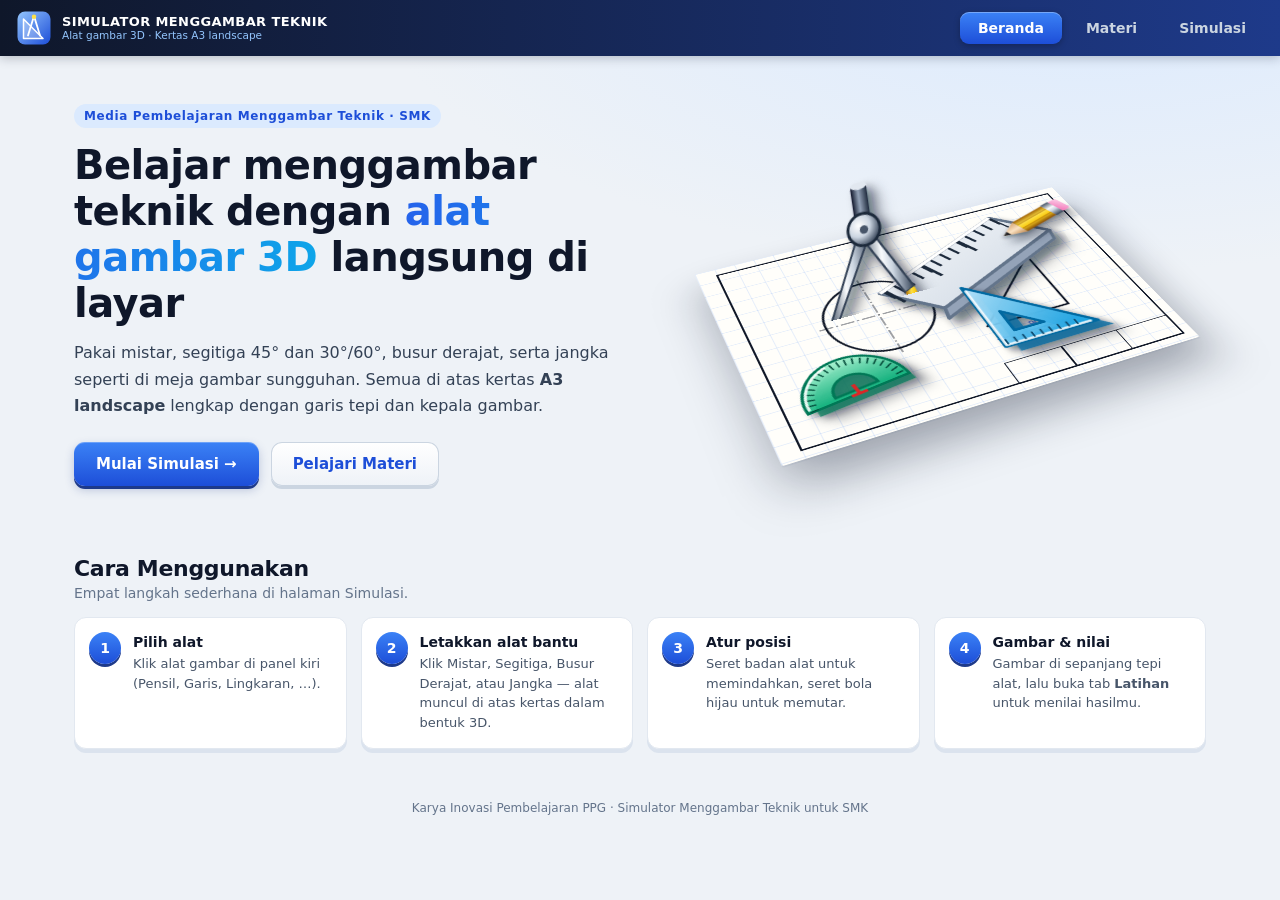
<file: Karya Inovasi Pendidikan/Karya I P/index.html>
<!DOCTYPE html>
<html lang="id">
<head>
<meta charset="UTF-8">
<meta name="viewport" content="width=device-width, initial-scale=1.0">
<title>Simulator Menggambar Teknik</title>
<meta name="description" content="Simulator menggambar teknik interaktif dengan alat gambar 3D untuk peserta didik SMK.">
<link rel="stylesheet" href="css/style.css">
</head>
<body>

<!-- ==================== SPRITE IKON 3D ==================== -->
<svg width="0" height="0" style="position:absolute" aria-hidden="true">
  <defs>
    <linearGradient id="gPencil" x1="0" x2="1" y1="0" y2="0"><stop offset="0" stop-color="#a16207"/><stop offset=".38" stop-color="#fde047"/><stop offset=".62" stop-color="#facc15"/><stop offset="1" stop-color="#854d0e"/></linearGradient>
    <linearGradient id="gMetal" x1="0" x2="1" y1="0" y2="0"><stop offset="0" stop-color="#475569"/><stop offset=".4" stop-color="#f8fafc"/><stop offset=".6" stop-color="#cbd5e1"/><stop offset="1" stop-color="#334155"/></linearGradient>
    <linearGradient id="gWood" x1="0" x2="1" y1="0" y2="0"><stop offset="0" stop-color="#d6a571"/><stop offset=".5" stop-color="#fbe3c4"/><stop offset="1" stop-color="#c08a52"/></linearGradient>
    <linearGradient id="gPink" x1="0" x2="1" y1="0" y2="1"><stop offset="0" stop-color="#fbcfe8"/><stop offset="1" stop-color="#f472b6"/></linearGradient>
    <linearGradient id="gBlue" x1="0" x2="1" y1="0" y2="1"><stop offset="0" stop-color="#93c5fd"/><stop offset="1" stop-color="#1d4ed8"/></linearGradient>
    <linearGradient id="gBlueGlass" x1="0" x2="1" y1="0" y2="1"><stop offset="0" stop-color="#bae6fd" stop-opacity=".95"/><stop offset="1" stop-color="#0ea5e9" stop-opacity=".85"/></linearGradient>
    <linearGradient id="gOrangeGlass" x1="0" x2="1" y1="0" y2="1"><stop offset="0" stop-color="#fed7aa" stop-opacity=".95"/><stop offset="1" stop-color="#f97316" stop-opacity=".85"/></linearGradient>
    <linearGradient id="gGreenGlass" x1="0" x2="0" y1="0" y2="1"><stop offset="0" stop-color="#a7f3d0" stop-opacity=".95"/><stop offset="1" stop-color="#10b981" stop-opacity=".85"/></linearGradient>
    <linearGradient id="gClear" x1="0" x2="1" y1="0" y2="1"><stop offset="0" stop-color="#f8fafc"/><stop offset="1" stop-color="#cbd5e1"/></linearGradient>
    <linearGradient id="gInk" x1="0" x2="1" y1="0" y2="1"><stop offset="0" stop-color="#60a5fa"/><stop offset="1" stop-color="#1e3a8a"/></linearGradient>
    <linearGradient id="gDark" x1="0" x2="1"><stop offset="0" stop-color="#0f172a"/><stop offset=".45" stop-color="#94a3b8"/><stop offset="1" stop-color="#1e293b"/></linearGradient>
    <radialGradient id="gHinge" cx=".35" cy=".35" r=".7"><stop offset="0" stop-color="#fff"/><stop offset=".5" stop-color="#cbd5e1"/><stop offset="1" stop-color="#334155"/></radialGradient>
    <filter id="fDrop" x="-20%" y="-20%" width="150%" height="150%"><feDropShadow dx="1.2" dy="1.8" stdDeviation="1.2" flood-color="#0f172a" flood-opacity=".35"/></filter>
  </defs>

  <symbol id="ic-select" viewBox="0 0 48 48"><g filter="url(#fDrop)"><path d="M13 6 L36 27 L25.5 28.5 L31 40 L26 42.5 L20.5 31 L13 38 Z" fill="url(#gBlue)" stroke="#1e3a8a" stroke-width="1.4" stroke-linejoin="round"/><path d="M15.5 11 L15.5 32" stroke="#fff" stroke-opacity=".7" stroke-width="1.6" stroke-linecap="round"/></g></symbol>

  <symbol id="ic-pan" viewBox="0 0 48 48"><g filter="url(#fDrop)" fill="url(#gBlue)" stroke="#1e3a8a" stroke-width="1.3" stroke-linejoin="round"><path d="M24 4 l7 8 h-4.5 v9.5 h9.5 v-4.5 l8 7 l-8 7 v-4.5 h-9.5 v9.5 h4.5 l-7 8 l-7 -8 h4.5 v-9.5 h-9.5 v4.5 l-8 -7 l8 -7 v4.5 h9.5 v-9.5 h-4.5 z"/></g></symbol>

  <symbol id="ic-pencil" viewBox="0 0 48 48"><g filter="url(#fDrop)" transform="rotate(40 24 24)"><rect x="19" y="3" width="10" height="5.5" rx="1.5" fill="url(#gPink)"/><rect x="18.6" y="8" width="10.8" height="5" fill="url(#gMetal)"/><rect x="19" y="13" width="10" height="20" fill="url(#gPencil)"/><path d="M22.3 13v20M25.7 13v20" stroke="#a16207" stroke-opacity=".45" stroke-width=".7"/><path d="M19 33 h10 l-5 11 z" fill="url(#gWood)"/><path d="M22.4 40.5 h3.2 L24 44 z" fill="#27272a"/></g></symbol>

  <symbol id="ic-eraser" viewBox="0 0 48 48"><g filter="url(#fDrop)" stroke-linejoin="round"><path d="M6 24 L24 13 L42 21 L24 32 Z" fill="#fce7f3" stroke="#be185d" stroke-width="1"/><path d="M6 24 L24 32 L24 40 L6 32 Z" fill="url(#gPink)" stroke="#be185d" stroke-width="1"/><path d="M24 32 L42 21 L42 29 L24 40 Z" fill="#db2777" stroke="#9d174d" stroke-width="1"/><path d="M15 19.5 L33 27.5 L33 35.5 L15 27.5 Z" fill="url(#gBlue)" opacity=".85"/><path d="M15 19.5 L33 27.5" stroke="#fff" stroke-opacity=".7"/></g></symbol>

  <symbol id="ic-line" viewBox="0 0 48 48"><g filter="url(#fDrop)"><path d="M9 39 L39 9" stroke="url(#gInk)" stroke-width="3.6" stroke-linecap="round"/><circle cx="9" cy="39" r="4.2" fill="url(#gHinge)" stroke="#1e3a8a" stroke-width="1.2"/><circle cx="39" cy="9" r="4.2" fill="url(#gHinge)" stroke="#1e3a8a" stroke-width="1.2"/></g></symbol>

  <symbol id="ic-circle" viewBox="0 0 48 48"><g filter="url(#fDrop)"><circle cx="24" cy="24" r="16" fill="none" stroke="url(#gInk)" stroke-width="3.6"/><path d="M24 24 L37.5 15.5" stroke="#1e3a8a" stroke-width="1.6" stroke-dasharray="2.5 2"/><circle cx="24" cy="24" r="2.8" fill="url(#gHinge)" stroke="#1e3a8a"/></g></symbol>

  <symbol id="ic-arc" viewBox="0 0 48 48"><g filter="url(#fDrop)"><path d="M10 36 A 20 20 0 0 1 36 11" fill="none" stroke="url(#gInk)" stroke-width="3.6" stroke-linecap="round"/><path d="M36 36 L10 36 M36 36 L36 11" stroke="#64748b" stroke-width="1.4" stroke-dasharray="2.5 2"/><circle cx="36" cy="36" r="2.8" fill="url(#gHinge)" stroke="#1e3a8a"/></g></symbol>

  <symbol id="ic-dim" viewBox="0 0 48 48"><g filter="url(#fDrop)"><path d="M6 14 V40 M42 14 V40" stroke="#475569" stroke-width="1.6"/><path d="M8 31 H40" stroke="url(#gInk)" stroke-width="2.4"/><path d="M7 31 l7 -3.5 v7 z M41 31 l-7 -3.5 v7 z" fill="#1e3a8a"/><text x="24" y="25" text-anchor="middle" font-size="11" font-weight="800" font-family="Segoe UI, Arial" fill="#1e3a8a">40</text></g></symbol>

  <symbol id="ic-text" viewBox="0 0 48 48"><g filter="url(#fDrop)" font-family="Georgia, serif" font-weight="800" font-size="34" text-anchor="middle"><text x="26" y="39" fill="#1e3a8a">A</text><text x="24" y="37" fill="url(#gBlue)">A</text></g></symbol>

  <symbol id="ic-ruler" viewBox="0 0 48 48"><g filter="url(#fDrop)" stroke-linejoin="round"><path d="M3 30 L33 8 L45 16 L15 38 Z" fill="url(#gClear)" stroke="#64748b" stroke-width="1"/><path d="M15 38 L45 16 L45 19.5 L15 41.5 Z" fill="#94a3b8" stroke="#64748b" stroke-width=".8"/><path d="M4.6 31.2 L34.4 9.3" stroke="#1e293b" stroke-width="3.4" stroke-dasharray=".7 2.3"/><path d="M5.6 32 L35 10.4" stroke="#1e293b" stroke-width="5.5" stroke-dasharray=".8 11.2"/><path d="M3 30 L33 8" stroke="#fff" stroke-width=".9"/></g></symbol>

  <symbol id="ic-tri45" viewBox="0 0 48 48"><g filter="url(#fDrop)" stroke-linejoin="round"><path d="M8.8 9.8 L8.8 42 L41 42 Z M14.8 25.6 L14.8 36 L25.2 36 Z" transform="translate(1.6 1.6)" fill="#0369a1" fill-rule="evenodd" opacity=".75"/><path d="M7 8 L7 40 L39 40 Z M13 23.8 L13 34 L23.2 34 Z" fill="url(#gBlueGlass)" fill-rule="evenodd" stroke="#0369a1" stroke-width="1.1"/><path d="M7.6 10 V39.4 H37" fill="none" stroke="#fff" stroke-opacity=".85" stroke-width="1"/><path d="M8 38 H33" stroke="#0c4a6e" stroke-width="2.6" stroke-dasharray=".6 2.4"/></g></symbol>

  <symbol id="ic-tri30" viewBox="0 0 48 48"><g filter="url(#fDrop)" stroke-linejoin="round"><path d="M6.6 21.8 L6.6 42 L43.6 42 Z M12.2 32 L12.2 36.6 L20.2 36.6 Z" transform="translate(1.6 1.6)" fill="#c2410c" fill-rule="evenodd" opacity=".75"/><path d="M5 20 L5 40 L42 40 Z M10.6 30.4 L10.6 35 L18.6 35 Z" fill="url(#gOrangeGlass)" fill-rule="evenodd" stroke="#c2410c" stroke-width="1.1"/><path d="M5.6 22 V39.4 H39" fill="none" stroke="#fff" stroke-opacity=".85" stroke-width="1"/><path d="M6 38 H36" stroke="#7c2d12" stroke-width="2.6" stroke-dasharray=".6 2.4"/></g></symbol>

  <symbol id="ic-compass" viewBox="0 0 48 48"><g filter="url(#fDrop)"><path d="M22.4 16 L10.5 41 L12.3 41.8 L25.6 16.8 Z" fill="url(#gMetal)" stroke="#334155" stroke-width=".6"/><path d="M10.5 41 L9.6 45" stroke="#334155" stroke-width="1.2" stroke-linecap="round"/><path d="M22.4 16.8 L33.5 37 L36.3 35.7 L25.6 16 Z" fill="url(#gMetal)" stroke="#334155" stroke-width=".6"/><path d="M33.5 37 L36.3 35.7 L38.2 40.4 L35.6 41.6 Z" fill="url(#gPencil)"/><path d="M35.6 41.6 L38.2 40.4 L38.3 44.6 Z" fill="#27272a"/><rect x="21.7" y="3" width="4.6" height="10" rx="1" fill="url(#gDark)"/><ellipse cx="24" cy="3.2" rx="2.3" ry="1" fill="#e2e8f0"/><circle cx="24" cy="15.6" r="4.6" fill="url(#gHinge)" stroke="#1e293b" stroke-width=".8"/><circle cx="24" cy="15.6" r="1.2" fill="#475569"/></g></symbol>

  <symbol id="ic-protractor" viewBox="0 0 48 48"><g filter="url(#fDrop)"><path d="M6.6 37.6 A18 18 0 0 1 42.6 37.6 Z" transform="translate(1.2 1.6)" fill="#047857" opacity=".7"/><path d="M5 36 A19 19 0 0 1 43 36 Z M16 34 A8 8 0 0 1 32 34 Z" fill="url(#gGreenGlass)" fill-rule="evenodd" stroke="#047857" stroke-width="1.1"/><path d="M7.5 36 A16.5 16.5 0 0 1 40.5 36" fill="none" stroke="#064e3b" stroke-width="3" stroke-dasharray=".6 2"/><path d="M24 36 V31 M21 36 H27" stroke="#dc2626" stroke-width="1.3"/><path d="M6 35 A18 18 0 0 1 20 18.5" fill="none" stroke="#fff" stroke-opacity=".85"/></g></symbol>

  <symbol id="ic-logo" viewBox="0 0 48 48"><rect x="2" y="2" width="44" height="44" rx="10" fill="url(#gBlue)"/><path d="M10 38 L10 12 L36 38 Z" fill="#fff" fill-opacity=".25" stroke="#fff" stroke-width="2" stroke-linejoin="round"/><path d="M24 8 L16 34 M24 8 L32 34" stroke="#fff" stroke-width="2.4" stroke-linecap="round"/><circle cx="24" cy="9" r="3" fill="#fde047"/></symbol>
</svg>

<div id="app">
  <!-- ==================== HEADER ==================== -->
  <header id="topbar">
    <a class="brand" href="#beranda" data-nav="beranda">
      <svg class="logo"><use href="#ic-logo"/></svg>
      <span class="brand-text"><strong>SIMULATOR MENGGAMBAR TEKNIK</strong><small>Alat gambar 3D · Kertas A3 landscape</small></span>
    </a>
    <nav id="mainnav">
      <button class="nav-tab" data-nav="beranda">Beranda</button>
      <button class="nav-tab" data-nav="materi">Materi</button>
      <button class="nav-tab" data-nav="simulasi">Simulasi</button>
    </nav>
  </header>

  <!-- ==================== BERANDA ==================== -->
  <main id="view-beranda" class="view page">
    <section class="hero">
      <div class="hero-text">
        <span class="eyebrow">Media Pembelajaran Menggambar Teknik · SMK</span>
        <h1>Belajar menggambar teknik dengan <em>alat gambar 3D</em> langsung di layar</h1>
        <p>Pakai mistar, segitiga 45° dan 30°/60°, busur derajat, serta jangka seperti di meja gambar sungguhan. Semua di atas kertas <b>A3 landscape</b> lengkap dengan garis tepi dan kepala gambar.</p>
        <div class="hero-cta">
          <button class="btn btn-lg" data-nav="simulasi">Mulai Simulasi →</button>
          <button class="btn btn-lg btn-ghost" data-nav="materi">Pelajari Materi</button>
        </div>
      </div>
      <div class="hero-scene" aria-hidden="true">
        <div class="scene">
          <div class="paper">
            <div class="paper-frame"></div>
            <div class="paper-tb"></div>
            <svg class="paper-draw" viewBox="0 0 420 297">
              <circle cx="150" cy="140" r="55" fill="none" stroke="#111827" stroke-width="2.4"/>
              <path d="M88 140 H212 M150 78 V202" stroke="#111827" stroke-width=".8" stroke-dasharray="14 3 2 3"/>
              <path d="M240 200 L330 200 L330 110 Z" fill="none" stroke="#111827" stroke-width="2.4" stroke-linejoin="round"/>
              <path d="M240 222 H330" stroke="#1d4ed8" stroke-width="1"/><path d="M240 222 l8 -3 v6 z M330 222 l-8 -3 v6 z" fill="#1d4ed8"/>
              <text x="285" y="217" font-size="11" text-anchor="middle" fill="#1d4ed8" font-family="Segoe UI, Arial">90</text>
            </svg>
            <div class="obj obj-ruler"><svg viewBox="0 0 48 48"><use href="#ic-ruler"/></svg></div>
            <div class="obj obj-tri"><svg viewBox="0 0 48 48"><use href="#ic-tri45"/></svg></div>
            <div class="obj obj-prot"><svg viewBox="0 0 48 48"><use href="#ic-protractor"/></svg></div>
            <div class="obj obj-pencil"><svg viewBox="0 0 48 48"><use href="#ic-pencil"/></svg></div>
          </div>
          <div class="obj-stand"><svg viewBox="0 0 48 48"><use href="#ic-compass"/></svg></div>
        </div>
      </div>
    </section>

    <section class="section" id="alat">
      <div class="section-head"><h2>Cara Menggunakan</h2><p>Empat langkah sederhana di halaman Simulasi.</p></div>
      <ol class="steps">
        <li><b>Pilih alat</b><span>Klik alat gambar di panel kiri (Pensil, Garis, Lingkaran, …).</span></li>
        <li><b>Letakkan alat bantu</b><span>Klik Mistar, Segitiga, Busur Derajat, atau Jangka — alat muncul di atas kertas dalam bentuk 3D.</span></li>
        <li><b>Atur posisi</b><span>Seret badan alat untuk memindahkan, seret bola hijau untuk memutar.</span></li>
        <li><b>Gambar &amp; nilai</b><span>Gambar di sepanjang tepi alat, lalu buka tab <b>Latihan</b> untuk menilai hasilmu.</span></li>
      </ol>
    </section>

    <footer class="page-foot">Karya Inovasi Pembelajaran PPG · Simulator Menggambar Teknik untuk SMK</footer>
  </main>

  <!-- ==================== MATERI ==================== -->
  <main id="view-materi" class="view page hidden">
    <div class="mt-wrap">
      <div class="mt-intro">
        <h1>Materi Menggambar Teknik</h1>
        <div class="mt-switch" role="tablist">
          <button class="active" data-mtab="modul">📘 Modul Gambar Teknik <small>hal. 9–70</small></button>
          <button data-mtab="ringkas">📝 Ringkasan Materi <small>11 topik</small></button>
        </div>
      </div>
      <div id="modul-root" class="md-layout"></div>
      <div id="materi-root" class="mt-layout hidden"></div>
    </div>
  </main>

  <!-- ==================== SIMULASI ==================== -->
  <section id="view-simulasi" class="view hidden">
    <aside id="toolbar">
      <div class="tb-group">
        <div class="tb-label">Edit</div>
        <button class="tool-btn" data-tool="select" title="Pilih (V)"><svg><use href="#ic-select"/></svg><span>Pilih</span></button>
        <button class="tool-btn" data-tool="pan" title="Geser lembar (H)"><svg><use href="#ic-pan"/></svg><span>Geser</span></button>
      </div>
      <div class="tb-group">
        <div class="tb-label">Alat Gambar</div>
        <button class="tool-btn" data-tool="pencil" title="Pensil (P)"><svg><use href="#ic-pencil"/></svg><span>Pensil</span></button>
        <button class="tool-btn" data-tool="eraser" title="Penghapus (E)"><svg><use href="#ic-eraser"/></svg><span>Penghapus</span></button>
        <button class="tool-btn" data-tool="line" title="Garis (L)"><svg><use href="#ic-line"/></svg><span>Garis</span></button>
        <button class="tool-btn" data-tool="circle" title="Lingkaran (C)"><svg><use href="#ic-circle"/></svg><span>Lingkaran</span></button>
        <button class="tool-btn" data-tool="arc" title="Busur (A)"><svg><use href="#ic-arc"/></svg><span>Busur</span></button>
        <button class="tool-btn" data-tool="dimension" title="Ukuran (D)"><svg><use href="#ic-dim"/></svg><span>Ukuran</span></button>
        <button class="tool-btn" data-tool="text" title="Teks (T)"><svg><use href="#ic-text"/></svg><span>Teks</span></button>
      </div>
      <div class="tb-group">
        <div class="tb-label">Alat Bantu 3D</div>
        <button class="tool-btn inst" data-inst="ruler" title="Mistar 30 cm"><svg><use href="#ic-ruler"/></svg><span>Mistar</span></button>
        <button class="tool-btn inst" data-inst="tri45" title="Segitiga 45°"><svg><use href="#ic-tri45"/></svg><span>Segitiga 45°</span></button>
        <button class="tool-btn inst" data-inst="tri30" title="Segitiga 30°/60°"><svg><use href="#ic-tri30"/></svg><span>Segitiga 30/60°</span></button>
        <button class="tool-btn inst" data-inst="protractor" title="Busur derajat"><svg><use href="#ic-protractor"/></svg><span>Busur Derajat</span></button>
        <button class="tool-btn inst" data-inst="compass" title="Jangka"><svg><use href="#ic-compass"/></svg><span>Jangka</span></button>
      </div>
    </aside>

    <section id="stage">
      <div id="task-banner" class="hidden">
        <div><b id="tb-title"></b><span id="tb-desc"></span></div>
        <div class="tb-actions">
          <button class="btn btn-sm" id="btn-task-check">Periksa &amp; Nilai</button>
          <button class="btn btn-sm btn-ghost" id="btn-task-exit">Keluar</button>
        </div>
      </div>
      <div id="viewport">
        <canvas id="canvas"></canvas>
        <div id="text-input" class="hidden"><input type="text" placeholder="Ketik lalu Enter…" maxlength="60"></div>
        <div id="hint" class="hidden"></div>
      </div>
      <div id="bottombar">
        <div class="bb-group">
          <button class="bb-btn" id="btn-undo" title="Batalkan (Ctrl+Z)">↶</button>
          <button class="bb-btn" id="btn-redo" title="Ulangi (Ctrl+Y)">↷</button>
        </div>
        <div class="bb-group">
          <button class="bb-btn" id="btn-zoomout" title="Perkecil (−)">−</button>
          <span class="bb-label" id="zoom-label">100%</span>
          <button class="bb-btn" id="btn-zoomin" title="Perbesar (+)">+</button>
          <button class="bb-btn wide" id="btn-fit" title="Tampilkan seluruh kertas (0)">Penuh</button>
        </div>
        <div class="bb-group">
          <button class="bb-btn wide toggle" id="btn-grid" title="Tampilkan grid">Grid</button>
          <button class="bb-btn wide toggle" id="btn-snap" title="Snap ke grid 5 mm, ujung objek, dan panjang bulat">Snap</button>
          <button class="bb-btn wide toggle" id="btn-inst" title="Tampilkan alat bantu">Alat Bantu</button>
        </div>
        <div class="bb-spacer"></div>
        <span class="bb-readout" id="readout">X 0 · Y 0 mm</span>
        <button class="bb-btn wide" id="btn-panel" title="Panel properti">☰ Panel</button>
      </div>
    </section>

    <aside id="panel">
      <div class="p-tabs">
        <button class="p-tab active" data-ptab="props">Properti</button>
        <button class="p-tab" data-ptab="latihan">Latihan</button>
        <button class="p-tab" data-ptab="lembar">Lembar</button>
      </div>
      <div class="p-body active" id="ptab-props"></div>
      <div class="p-body" id="ptab-latihan"></div>
      <div class="p-body" id="ptab-lembar"></div>
    </aside>
  </section>
</div>

<div id="toast-root"></div>

<script src="js/data.js"></script>
<script src="js/geom.js"></script>
<script src="js/state.js"></script>
<script src="js/instruments.js"></script>
<script src="js/canvas.js"></script>
<script src="js/tools.js"></script>
<script src="js/tasks.js"></script>
<script src="js/materi-data.js"></script>
<script src="js/materi.js"></script>
<script src="js/modul-data.js"></script>
<script src="js/modul.js"></script>
<script src="js/app.js"></script>
</body>
</html>
</file>
<file: Karya Inovasi Pendidikan/Karya I P/css/style.css>
/* ==========================================================================
   SIMULATOR MENGGAMBAR TEKNIK - gaya antarmuka
   ========================================================================== */
:root{
  --bg:#eef2f7; --panel:#fff; --panel-2:#f8fafc; --ink:#0f172a; --muted:#64748b; --muted-2:#94a3b8;
  --line:#e2e8f0; --line-2:#cbd5e1; --primary:#2563eb; --primary-600:#1d4ed8; --primary-100:#dbeafe;
  --green:#16a34a; --green-100:#dcfce7; --amber:#f59e0b; --amber-100:#fef3c7; --red:#dc2626; --red-100:#fee2e2;
  --topbar-h:56px; --radius:12px;
  --font:'Segoe UI', system-ui, -apple-system, Roboto, 'Helvetica Neue', Arial, sans-serif;
}
*{box-sizing:border-box;margin:0;padding:0}
html,body{height:100%}
body{font-family:var(--font);background:var(--bg);color:var(--ink);font-size:14px;overflow:hidden;-webkit-font-smoothing:antialiased}
button{font-family:inherit;cursor:pointer;border:none;background:none;color:inherit}
input,select{font-family:inherit;font-size:13px;color:var(--ink)}
a{color:inherit}
.hidden{display:none !important}
#app{display:flex;flex-direction:column;height:100vh;height:100dvh;width:100vw}

/* ============================ HEADER ============================ */
#topbar{height:var(--topbar-h);flex:0 0 var(--topbar-h);background:linear-gradient(90deg,#0f172a,#1e3a8a);color:#fff;display:flex;align-items:center;gap:18px;padding:0 16px;box-shadow:0 2px 10px rgba(15,23,42,.25);z-index:50}
.brand{display:flex;align-items:center;gap:10px;min-width:0;text-decoration:none}
.logo{width:36px;height:36px;flex:0 0 auto}
.brand-text{display:flex;flex-direction:column;line-height:1.15;min-width:0}
.brand-text strong{font-size:13px;letter-spacing:.4px;white-space:nowrap}
.brand-text small{font-size:10.5px;color:#93c5fd;white-space:nowrap}
#mainnav{display:flex;gap:6px;margin-left:auto}
.nav-tab{padding:8px 18px;border-radius:9px;color:#cbd5e1;font-size:14px;font-weight:600;transition:all .15s}
.nav-tab:hover{color:#fff;background:rgba(255,255,255,.09)}
.nav-tab.active{color:#fff;background:linear-gradient(#3b82f6,#1d4ed8);box-shadow:inset 0 1px 0 rgba(255,255,255,.3),0 2px 6px rgba(0,0,0,.25)}

.view{flex:1;min-height:0}
#view-simulasi{display:flex;position:relative}

/* ============================ TOMBOL ============================ */
.btn{display:inline-flex;align-items:center;justify-content:center;gap:6px;padding:9px 16px;border-radius:9px;font-weight:600;font-size:13px;color:#fff;
  background:linear-gradient(#3b82f6,#1d4ed8);box-shadow:inset 0 1px 0 rgba(255,255,255,.25),0 3px 0 #1e3a8a,0 4px 10px rgba(30,58,138,.25);transition:transform .08s,box-shadow .08s;text-decoration:none}
.btn:hover{filter:brightness(1.06)}
.btn:active{transform:translateY(2px);box-shadow:inset 0 1px 0 rgba(255,255,255,.25),0 1px 0 #1e3a8a}
.btn-ghost{color:var(--primary-600);background:linear-gradient(#fff,#eef2f7);box-shadow:inset 0 0 0 1px var(--line-2),0 3px 0 #cbd5e1}
.btn-ghost:active{box-shadow:inset 0 0 0 1px var(--line-2),0 1px 0 #cbd5e1}
.btn-green{background:linear-gradient(#22c55e,#15803d);box-shadow:inset 0 1px 0 rgba(255,255,255,.25),0 3px 0 #14532d}
.btn-danger{background:linear-gradient(#ef4444,#b91c1c);box-shadow:inset 0 1px 0 rgba(255,255,255,.25),0 3px 0 #7f1d1d}
.btn-sm{padding:6px 11px;font-size:12px}
.btn-lg{padding:13px 22px;font-size:15px;border-radius:11px}
.btn-block{width:100%}

/* ============================ BERANDA ============================ */
.page{overflow-y:auto;background:radial-gradient(1200px 500px at 85% -10%,#dbeafe 0,transparent 60%),var(--bg)}
.hero{display:grid;grid-template-columns:1.05fr 1fr;gap:32px;align-items:center;max-width:1180px;margin:0 auto;padding:48px 24px 24px}
.eyebrow{display:inline-block;font-size:12px;font-weight:700;letter-spacing:.6px;color:var(--primary-600);background:var(--primary-100);padding:5px 10px;border-radius:999px;margin-bottom:14px}
.hero h1{font-size:clamp(26px,3.4vw,40px);line-height:1.15;letter-spacing:-.5px;margin-bottom:14px}
.hero h1 em{font-style:normal;background:linear-gradient(90deg,#2563eb,#0ea5e9);-webkit-background-clip:text;background-clip:text;color:transparent}
.hero p{font-size:16px;line-height:1.65;color:#334155;max-width:56ch}
.hero-cta{display:flex;gap:12px;margin:22px 0 18px;flex-wrap:wrap}
.hero-points{list-style:none;display:flex;flex-wrap:wrap;gap:8px 18px;color:#334155;font-size:13.5px}
.hero-points li::before{content:'✓';color:var(--green);font-weight:800;margin-right:6px}

/* adegan 3D (CSS perspective) */
.hero-scene{height:400px;perspective:1100px;display:flex;align-items:center;justify-content:center}
.scene{position:relative;width:420px;height:297px;transform-style:preserve-3d;transform:rotateX(52deg) rotateZ(-24deg);animation:float 7s ease-in-out infinite}
@keyframes float{0%,100%{transform:rotateX(52deg) rotateZ(-24deg) translateZ(0)}50%{transform:rotateX(50deg) rotateZ(-20deg) translateZ(14px)}}
.paper{position:absolute;inset:0;background:#fffefa;border-radius:2px;transform-style:preserve-3d;
  background-image:linear-gradient(rgba(59,130,246,.13) 1px,transparent 1px),linear-gradient(90deg,rgba(59,130,246,.13) 1px,transparent 1px);background-size:21px 21px;
  box-shadow:0 30px 50px rgba(15,23,42,.35),0 2px 0 #e2e8f0}
.paper-frame{position:absolute;left:20px;top:10px;right:10px;bottom:10px;border:2px solid #111827}
.paper-tb{position:absolute;right:10px;bottom:10px;width:180px;height:32px;border:1.5px solid #111827;background:repeating-linear-gradient(90deg,transparent 0 59px,#111827 59px 60.5px)}
.paper-draw{position:absolute;inset:0;width:100%;height:100%}
.obj{position:absolute;transform-style:preserve-3d}
.obj svg{width:100%;height:100%;filter:drop-shadow(8px 12px 6px rgba(15,23,42,.35))}
.obj-ruler{width:230px;height:230px;left:150px;top:-10px;transform:translateZ(6px) rotateZ(10deg)}
.obj-tri{width:150px;height:150px;left:215px;top:120px;transform:translateZ(10px)}
.obj-prot{width:130px;height:130px;left:20px;top:150px;transform:translateZ(8px) rotateZ(-8deg)}
.obj-pencil{width:110px;height:110px;left:300px;top:20px;transform:translateZ(18px) rotateZ(30deg)}
.obj-stand{position:absolute;width:170px;height:170px;left:65px;top:-40px;transform-origin:50% 100%;transform:translateZ(0) rotateX(-75deg) translateY(30px)}
.obj-stand svg{width:100%;height:100%;filter:drop-shadow(10px 8px 6px rgba(15,23,42,.35))}

.section{max-width:1180px;margin:0 auto;padding:28px 24px}
.section-head{margin-bottom:16px}
.section-head h2{font-size:22px;letter-spacing:-.3px}
.section-head p{color:var(--muted);margin-top:4px}
.tool-cards{display:grid;grid-template-columns:repeat(auto-fill,minmax(210px,1fr));gap:14px}
.tcard{display:flex;gap:12px;align-items:flex-start;text-align:left;background:var(--panel);border:1px solid var(--line);border-radius:var(--radius);padding:14px;
  box-shadow:0 1px 0 #fff inset,0 4px 0 #dbe3ee,0 8px 18px rgba(15,23,42,.06);transition:transform .15s,box-shadow .15s}
.tcard:hover{transform:translateY(-3px) rotateX(4deg);box-shadow:0 1px 0 #fff inset,0 7px 0 #c7d3e3,0 14px 24px rgba(15,23,42,.10)}
.tcard .ti{width:54px;height:54px;flex:0 0 54px;border-radius:12px;background:linear-gradient(145deg,#ffffff,#e2e8f0);box-shadow:inset 0 1px 0 #fff,0 3px 6px rgba(15,23,42,.12);display:flex;align-items:center;justify-content:center}
.tcard .ti svg{width:42px;height:42px}
.tcard b{display:block;font-size:14px;margin-bottom:3px}
.tcard span{font-size:12.5px;color:var(--muted);line-height:1.45}
.tcard .tag{display:inline-block;margin-top:6px;font-size:10.5px;font-weight:700;letter-spacing:.4px;color:var(--primary-600);background:var(--primary-100);border-radius:999px;padding:2px 8px}
.steps{list-style:none;counter-reset:s;display:grid;grid-template-columns:repeat(auto-fit,minmax(230px,1fr));gap:14px}
.steps li{counter-increment:s;background:var(--panel);border:1px solid var(--line);border-radius:var(--radius);padding:16px 16px 16px 58px;position:relative;box-shadow:0 4px 0 #dbe3ee}
.steps li::before{content:counter(s);position:absolute;left:14px;top:14px;width:32px;height:32px;border-radius:50%;background:linear-gradient(#3b82f6,#1d4ed8);color:#fff;font-weight:800;display:flex;align-items:center;justify-content:center;box-shadow:0 3px 0 #1e3a8a}
.steps b{display:block;margin-bottom:4px}
.steps span{font-size:13px;color:#475569;line-height:1.5}
.page-foot{text-align:center;color:var(--muted);font-size:12px;padding:24px 16px 32px}


/* ============================ MATERI ============================ */
.mt-wrap{max-width:1180px;margin:0 auto;padding:28px 24px 40px}
.mt-intro h1{font-size:clamp(22px,2.6vw,30px);letter-spacing:-.4px}
.mt-intro p{color:var(--muted);margin:6px 0 18px}
.mt-layout{display:grid;grid-template-columns:270px 1fr;gap:20px;align-items:start}
.mt-side{position:sticky;top:12px;background:var(--panel);border:1px solid var(--line);border-radius:var(--radius);padding:12px;box-shadow:0 4px 0 #dbe3ee}
.mt-prog{padding:4px 4px 12px;border-bottom:1px solid var(--line);margin-bottom:8px}
.mt-prog b{font-size:13px}
.mt-prog span{font-size:12px;color:var(--muted)}
.mt-bar{height:8px;border-radius:99px;background:#e2e8f0;margin:8px 0 6px;overflow:hidden}
.mt-bar i{display:block;height:100%;background:linear-gradient(90deg,#22c55e,#16a34a);border-radius:99px}
.mt-select{display:none;width:100%;padding:9px;border:1px solid var(--line-2);border-radius:8px;background:#fff;font-weight:600}
.mt-list{display:flex;flex-direction:column;gap:3px}
.mt-item{display:flex;gap:10px;align-items:center;text-align:left;padding:8px;border-radius:9px;font-size:13px;font-weight:600;color:#334155}
.mt-item:hover{background:var(--panel-2)}
.mt-item.active{background:var(--primary-100);color:#1e3a8a;box-shadow:inset 0 0 0 1.5px #93c5fd}
.mt-no{width:24px;height:24px;flex:0 0 24px;border-radius:50%;display:flex;align-items:center;justify-content:center;font-size:11px;font-weight:800;background:#fff;box-shadow:inset 0 0 0 1px var(--line-2);color:var(--muted)}
.mt-no.done{background:#dcfce7;color:#15803d;box-shadow:inset 0 0 0 1px #86efac}
.mt-content{background:var(--panel);border:1px solid var(--line);border-radius:var(--radius);padding:24px 28px;box-shadow:0 4px 0 #dbe3ee,0 10px 24px rgba(15,23,42,.05);min-width:0}
.mt-badge{display:inline-block;font-size:11px;font-weight:800;letter-spacing:.5px;color:var(--primary-600);background:var(--primary-100);padding:3px 9px;border-radius:999px}
.mt-head h2{font-size:24px;margin:8px 0 14px;display:flex;align-items:center;gap:10px;letter-spacing:-.3px}
.mt-ico{font-size:26px}
.mt-ill{margin:0 0 18px;padding:14px;background:linear-gradient(#f8fafc,#eef4fb);border:1px solid var(--line);border-radius:10px}
.mt-ill svg{width:100%;height:auto;display:block}
.mt-body h3{font-size:16px;margin:18px 0 6px;color:#0f172a}
.mt-body h3:first-child{margin-top:0}
.mt-body p,.mt-body li{font-size:14.5px;line-height:1.7;color:#334155}
.mt-body ul,.mt-body ol{margin:4px 0 0 22px}
.mt-table{overflow-x:auto;margin-top:6px}
.mt-body table{border-collapse:collapse;width:100%;font-size:13.5px}
.mt-body th{background:#1e3a8a;color:#fff;text-align:left;padding:8px 10px;font-weight:700}
.mt-body td{padding:8px 10px;border-bottom:1px solid var(--line);color:#334155}
.mt-body tr:nth-child(even) td{background:#f8fafc}
.mt-practice{display:flex;align-items:center;justify-content:space-between;gap:12px;flex-wrap:wrap;margin-top:24px;padding:14px 16px;border-radius:10px;background:linear-gradient(90deg,#f0fdf4,#ecfeff);border:1px solid #bbf7d0}
.mt-practice b{display:block}
.mt-practice span{font-size:13px;color:#475569}
.mt-pager{display:flex;justify-content:space-between;gap:10px;margin-top:18px;flex-wrap:wrap}
@media (max-width:860px){
  .mt-layout{grid-template-columns:1fr}
  .mt-side{position:static}
  .mt-list{display:none}
  .mt-select{display:block}
  .mt-content{padding:18px 16px}
  .mt-wrap{padding:18px 14px 30px}
}

/* ============================ TOOLBAR KIRI ============================ */
#toolbar{width:178px;flex:0 0 178px;background:linear-gradient(#f8fafc,#eef2f7);border-right:1px solid var(--line);overflow-y:auto;padding:8px 10px 16px}
.tb-group{margin-bottom:10px}
.tb-label{font-size:10.5px;font-weight:800;letter-spacing:.7px;color:var(--muted-2);text-transform:uppercase;margin:6px 2px 6px}
.tool-btn{position:relative;display:flex;align-items:center;gap:9px;width:100%;padding:6px 8px;margin-bottom:6px;border-radius:10px;font-size:12.5px;font-weight:600;color:#1e293b;text-align:left;
  background:linear-gradient(#ffffff,#e9eef5);box-shadow:inset 0 1px 0 #fff,inset 0 0 0 1px #d5dde8,0 3px 0 #c3cedc,0 4px 8px rgba(15,23,42,.06);transition:transform .08s,box-shadow .08s,background .12s}
.tool-btn svg{width:30px;height:30px;flex:0 0 30px}
.tool-btn:focus{outline:none}
.tool-btn:focus-visible{outline:2px solid #2563eb;outline-offset:2px}
.tool-btn:hover{background:linear-gradient(#ffffff,#dfe8f5)}
.tool-btn:active{transform:translateY(2px);box-shadow:inset 0 1px 0 #fff,inset 0 0 0 1px #d5dde8,0 1px 0 #c3cedc}
.tool-btn.active{transform:translateY(2px);background:linear-gradient(#dbeafe,#bfdbfe);color:#1e3a8a;box-shadow:inset 0 2px 4px rgba(30,58,138,.18),inset 0 0 0 1.5px #60a5fa,0 1px 0 #93c5fd}
.tool-btn .placed{position:absolute;right:7px;top:50%;margin-top:-4px;width:8px;height:8px;border-radius:50%;background:#22c55e;box-shadow:0 0 0 2px #dcfce7}

/* ============================ STAGE ============================ */
#stage{flex:1;display:flex;flex-direction:column;min-width:0;min-height:0}
#task-banner{display:flex;align-items:center;justify-content:space-between;gap:12px;padding:8px 14px;background:linear-gradient(90deg,#fef3c7,#fff7ed);border-bottom:1px solid #fde68a;font-size:13px}
#task-banner b{margin-right:8px}
#task-banner span{color:#78350f}
.tb-actions{display:flex;gap:8px;flex:0 0 auto}
#viewport{position:relative;flex:1;min-height:0;overflow:hidden;touch-action:none}
#canvas{display:block;position:absolute;inset:0;touch-action:none}
#text-input{position:absolute;z-index:5}
#text-input input{padding:5px 8px;border:2px solid var(--primary);border-radius:6px;min-width:180px;box-shadow:0 6px 16px rgba(15,23,42,.2);outline:none}
#hint{position:absolute;left:50%;top:12px;transform:translateX(-50%);background:rgba(15,23,42,.86);color:#fff;font-size:12.5px;padding:7px 12px;border-radius:8px;pointer-events:none;max-width:90%;text-align:center}

#bottombar{display:flex;align-items:center;gap:10px;padding:6px 10px;background:#fff;border-top:1px solid var(--line);flex-wrap:nowrap;overflow-x:auto}
.bb-group{display:flex;align-items:center;gap:4px;padding-right:10px;border-right:1px solid var(--line)}
.bb-btn{min-width:32px;height:30px;padding:0 8px;border-radius:7px;font-size:15px;font-weight:700;color:#334155;background:linear-gradient(#fff,#eef2f7);box-shadow:inset 0 0 0 1px #d5dde8,0 2px 0 #cbd5e1}
.bb-btn.wide{font-size:12px;font-weight:600}
.bb-btn:active{transform:translateY(1px);box-shadow:inset 0 0 0 1px #d5dde8}
.bb-btn:disabled{opacity:.4;cursor:default}
.bb-btn.toggle.on{background:linear-gradient(#dbeafe,#bfdbfe);color:#1e3a8a;box-shadow:inset 0 0 0 1.5px #60a5fa}
.bb-label{min-width:46px;text-align:center;font-size:12px;font-weight:700;color:#334155}
.bb-spacer{flex:1}
.bb-readout{font-size:12px;color:var(--muted);font-variant-numeric:tabular-nums;white-space:nowrap}
#btn-panel{display:none}

/* ============================ PANEL KANAN ============================ */
#panel{width:300px;flex:0 0 300px;background:var(--panel);border-left:1px solid var(--line);display:flex;flex-direction:column;min-height:0}
.p-tabs{display:flex;gap:4px;padding:8px;border-bottom:1px solid var(--line);background:var(--panel-2)}
.p-tab{flex:1;padding:7px 4px;border-radius:8px;font-size:12.5px;font-weight:700;color:var(--muted)}
.p-tab.active{background:#fff;color:var(--primary-600);box-shadow:0 1px 0 #fff inset,0 2px 6px rgba(15,23,42,.1),inset 0 0 0 1px var(--line)}
.p-body{display:none;flex:1;min-height:0;overflow-y:auto;padding:12px 14px 20px}
.p-body.active{display:block}
.card{border:1px solid var(--line);border-radius:10px;padding:12px;margin-bottom:12px;background:#fff}
.card.inst-card{background:linear-gradient(#f0f9ff,#fff);border-color:#bae6fd}
.card h4{font-size:14px;display:flex;align-items:center;gap:8px;margin-bottom:4px}
.card h4 svg{width:28px;height:28px}
.card p{font-size:12.5px;color:#475569;line-height:1.5}
.card ol{margin:6px 0 0 18px;font-size:12px;color:#475569;line-height:1.6}
.ctrl{margin-top:10px}
.ctrl > label{display:block;font-size:11px;font-weight:700;color:var(--muted);text-transform:uppercase;letter-spacing:.5px;margin-bottom:5px}
.seg{display:flex;flex-wrap:wrap;gap:4px}
.seg button{flex:1 1 auto;padding:6px 8px;border-radius:7px;font-size:12px;font-weight:600;background:var(--panel-2);box-shadow:inset 0 0 0 1px var(--line-2);color:#334155;min-width:40px}
.seg button.active{background:var(--primary-100);color:var(--primary-600);box-shadow:inset 0 0 0 1.5px #60a5fa}
.ctrl select,.ctrl input[type=text],.ctrl input[type=number]{width:100%;padding:7px 9px;border:1px solid var(--line-2);border-radius:7px;background:#fff}
.row{display:flex;gap:8px;align-items:center}
.row > *{flex:1}
.big-val{font-size:24px;font-weight:800;color:var(--primary-600)}
.muted{color:var(--muted);font-size:12px}
input[type=range]{width:100%}
.lw{display:inline-block;background:#111827;border-radius:2px;vertical-align:middle;margin-right:5px}

/* latihan */
.task-list{display:flex;flex-direction:column;gap:6px}
.task-item{display:flex;gap:10px;align-items:center;text-align:left;padding:9px 10px;border-radius:9px;background:var(--panel-2);box-shadow:inset 0 0 0 1px var(--line);font-size:12.5px}
.task-item:hover{box-shadow:inset 0 0 0 1.5px #93c5fd}
.task-item.active{background:var(--primary-100);box-shadow:inset 0 0 0 1.5px #60a5fa}
.task-item .no{width:24px;height:24px;flex:0 0 24px;border-radius:50%;background:#fff;box-shadow:inset 0 0 0 1px var(--line-2);display:flex;align-items:center;justify-content:center;font-weight:800;font-size:11px}
.task-item .sc{margin-left:auto;font-weight:800;font-size:12px}
.score-big{text-align:center;padding:10px 0}
.score-big .n{font-size:44px;font-weight:900;line-height:1}
.score-big .g{font-weight:700;margin-top:4px}
.good{color:var(--green)} .mid{color:#b45309} .bad{color:var(--red)}
.res-item{display:flex;gap:8px;font-size:12.5px;padding:6px 0;border-top:1px dashed var(--line)}
.res-item i{font-style:normal;font-weight:800;width:18px}
.res-item small{display:block;color:var(--muted)}

/* ============================ TOAST ============================ */
#toast-root{position:fixed;left:50%;transform:translateX(-50%);bottom:60px;display:flex;flex-direction:column;align-items:center;gap:8px;z-index:200;pointer-events:none;width:max-content;max-width:92vw}
.toast{background:#0f172a;color:#fff;padding:10px 14px;border-radius:10px;font-size:13px;box-shadow:0 10px 24px rgba(0,0,0,.25);max-width:340px;border-left:4px solid #3b82f6;animation:tin .2s ease-out}
.toast.ok{border-left-color:#22c55e}.toast.warn{border-left-color:#f59e0b}
@keyframes tin{from{opacity:0;transform:translateY(8px)}to{opacity:1;transform:none}}

/* ============================ RESPONSIF ============================ */
@media (max-width:1100px){
  #panel{position:absolute;right:0;top:0;bottom:0;z-index:20;box-shadow:-10px 0 30px rgba(15,23,42,.18);transform:translateX(105%);transition:transform .2s}
  #panel.open{transform:none}
  #btn-panel{display:inline-block}
}
@media (max-width:900px){
  .hero{grid-template-columns:1fr;padding-top:28px}
  .hero-scene{height:300px;transform:scale(.72)}
}
@media (max-width:760px){
  .brand-text small{display:none}
  .brand-text strong{font-size:11px;white-space:normal}
  .nav-tab{padding:7px 11px;font-size:13px}
  #view-simulasi{flex-direction:column}
  #toolbar{width:auto;flex:0 0 auto;display:flex;gap:6px;overflow-x:auto;overflow-y:hidden;padding:6px 8px;border-right:none;border-bottom:1px solid var(--line)}
  .tb-group{display:flex;gap:6px;margin:0;padding-right:6px;border-right:1px solid var(--line)}
  .tb-label{display:none}
  .tool-btn{width:auto;flex-direction:column;gap:2px;padding:5px 6px;margin:0;min-width:56px;font-size:10px}
  .tool-btn svg{width:26px;height:26px}
  .tool-btn span{white-space:nowrap}
  #panel{width:min(320px,92vw)}
  .bb-readout{display:none}
  .hero-scene{height:240px;transform:scale(.6);margin:-30px 0}
}

/* ============================ BERANDA: kartu cara pakai ============================ */
.tool-cards.how{grid-template-columns:repeat(auto-fill,minmax(250px,1fr))}
.tool-cards.how .tcard{flex-direction:column;gap:8px;cursor:pointer}
.tc-top{display:flex;gap:12px;align-items:center}
.tc-top b{font-size:15px}
.tc-top .tag{margin-top:4px}
.tool-cards.how ol{margin:2px 0 0 18px;font-size:12.8px;color:#475569;line-height:1.55}
.tool-cards.how li{margin-bottom:2px}
.tc-try{margin-top:auto;font-size:12.5px;font-weight:700;color:var(--primary-600)}

/* ============================ MATERI: tab & pembaca modul ============================ */
.mt-intro{display:flex;align-items:center;justify-content:space-between;gap:12px;flex-wrap:wrap;margin-bottom:16px}
.mt-switch{display:flex;gap:4px;background:#e2e8f0;padding:4px;border-radius:11px}
.mt-switch button{padding:8px 14px;border-radius:8px;font-weight:700;font-size:13px;color:#475569}
.mt-switch button small{font-weight:600;color:var(--muted-2);margin-left:4px}
.mt-switch button.active{background:#fff;color:var(--primary-600);box-shadow:0 2px 6px rgba(15,23,42,.12)}
.md-layout{display:grid;grid-template-columns:300px 1fr;gap:18px;align-items:start}
.md-side{position:sticky;top:12px;background:var(--panel);border:1px solid var(--line);border-radius:var(--radius);padding:12px;box-shadow:0 4px 0 #dbe3ee;display:flex;flex-direction:column;max-height:calc(100dvh - 110px)}
.md-search{position:relative}
.md-search input{width:100%;padding:9px 11px;border:1px solid var(--line-2);border-radius:9px;background:var(--panel-2)}
.md-results{margin-top:8px;max-height:260px;overflow-y:auto;border:1px solid var(--line);border-radius:9px;background:#fff}
.md-rcount,.md-none{font-size:11.5px;color:var(--muted);padding:7px 10px;border-bottom:1px solid var(--line)}
.md-res{display:block;width:100%;text-align:left;padding:7px 10px;border-bottom:1px solid var(--line);font-size:12px;color:#475569;line-height:1.4}
.md-res:hover,.md-res.active{background:var(--primary-100)}
.md-res b{display:block;color:#1e3a8a;font-size:11.5px}
.md-res mark{background:#fde68a;color:#0f172a;border-radius:2px}
.md-prog{padding:10px 2px;border-bottom:1px solid var(--line);margin-bottom:6px}
.md-prog span{font-size:11.5px;color:var(--muted)}
.md-toc{overflow-y:auto;min-height:0;flex:1}
.md-group{margin-bottom:4px}
.md-g-head{display:flex;align-items:center;gap:8px;width:100%;text-align:left;padding:8px;border-radius:9px;font-weight:700;font-size:13px;color:#0f172a}
.md-g-head:hover{background:var(--panel-2)}
.md-g-head.active{background:var(--primary-100)}
.md-kb{flex:0 0 auto;font-size:10px;font-weight:800;padding:2px 6px;border-radius:5px;background:#e2e8f0;color:#334155}
.md-kb.kb1{background:#dcfce7;color:#15803d}.md-kb.kb2{background:#fce7f3;color:#be185d}
.md-caret{margin-left:auto;font-style:normal;color:var(--muted);padding:0 4px;transition:transform .15s}
.md-group.closed .md-caret{transform:rotate(-90deg)}
.md-group.closed .md-items{display:none}
.md-item{display:flex;gap:8px;width:100%;text-align:left;padding:5px 8px 5px 14px;border-radius:7px;font-size:12.5px;color:#334155;line-height:1.35}
.md-item.lvl2{padding-left:28px;font-size:12px;color:#64748b}
.md-item em{margin-left:auto;font-style:normal;font-size:11px;color:var(--muted-2);font-variant-numeric:tabular-nums}
.md-item:hover{background:var(--panel-2)}
.md-item.active{background:var(--primary-100);color:#1e3a8a;font-weight:700}
.md-src{font-size:11px;color:var(--muted-2);padding-top:8px;border-top:1px solid var(--line);margin-top:6px}
.md-main{background:var(--panel);border:1px solid var(--line);border-radius:var(--radius);box-shadow:0 4px 0 #dbe3ee;overflow:hidden;min-width:0}
.md-bar{display:flex;align-items:center;gap:8px;padding:8px 10px;border-bottom:1px solid var(--line);background:var(--panel-2);flex-wrap:wrap;position:sticky;top:0;z-index:2}
.md-pageno{display:flex;align-items:center;gap:6px;font-size:12.5px;font-weight:700;color:#334155}
.md-pageno input{width:58px;padding:5px 6px;border:1px solid var(--line-2);border-radius:7px;text-align:center;font-weight:700}
.md-pageno span{color:var(--muted);font-weight:600}
.md-sec{flex:1;min-width:120px;font-size:12.5px;color:var(--primary-600);font-weight:700;white-space:nowrap;overflow:hidden;text-overflow:ellipsis}
.md-zoom{display:flex;gap:4px}
.md-practice{display:flex;align-items:center;justify-content:space-between;gap:10px;flex-wrap:wrap;padding:8px 12px;background:linear-gradient(90deg,#f0fdf4,#ecfeff);border-bottom:1px solid #bbf7d0;font-size:13px;color:#166534}
.md-stage{background:#94a3b8;padding:16px;overflow:auto;max-height:calc(100dvh - 190px);display:flex;justify-content:center;align-items:flex-start}
.md-stage.zoomed{justify-content:flex-start}
.md-page{display:block;max-width:none;width:100%;min-width:0;background:#fff;box-shadow:0 10px 30px rgba(15,23,42,.35);border-radius:2px;transition:opacity .15s}
.md-page.loading{opacity:.35}
.md-bottom{display:flex;justify-content:space-between;align-items:center;gap:10px;padding:10px 12px;border-top:1px solid var(--line)}
.md-count{font-size:12px;color:var(--muted)}
@media (min-width:1100px){.md-page{width:100%;max-width:900px}.md-stage.zoomed .md-page{max-width:none}}
@media (max-width:860px){
  .md-layout{grid-template-columns:1fr}
  .md-side{position:static;max-height:none}
  .md-toc{max-height:220px}
  .md-stage{max-height:none;padding:8px}
  .hide-sm{display:none}
  .md-sec{order:5;flex-basis:100%}
}
.tcard .tc-top b{color:var(--ink)}
.tcard .tc-try{color:var(--primary-600);font-size:12.5px;font-weight:700}
.tcard .tc-top{color:var(--ink)}

.steps li span b{display:inline;margin:0}

.card.need{border-color:#f59e0b;box-shadow:0 0 0 3px #fef3c7}
</file>
